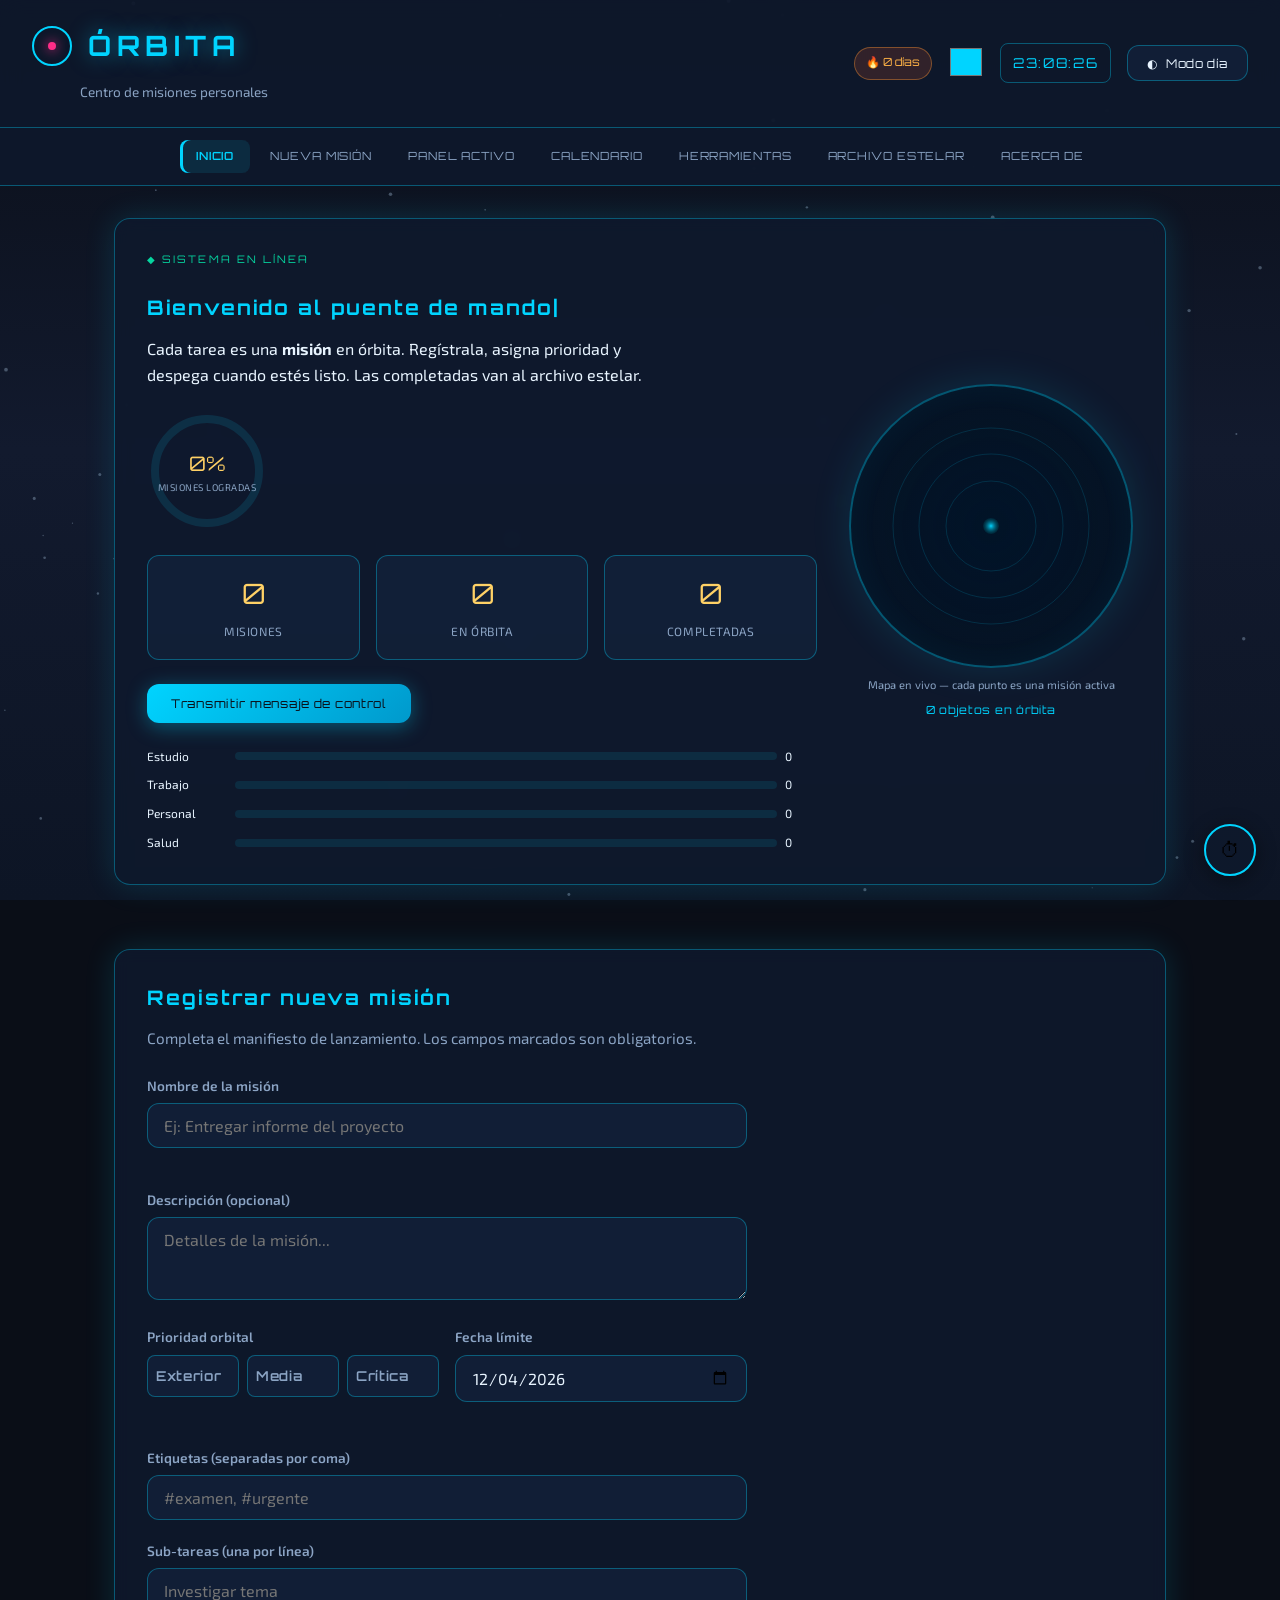
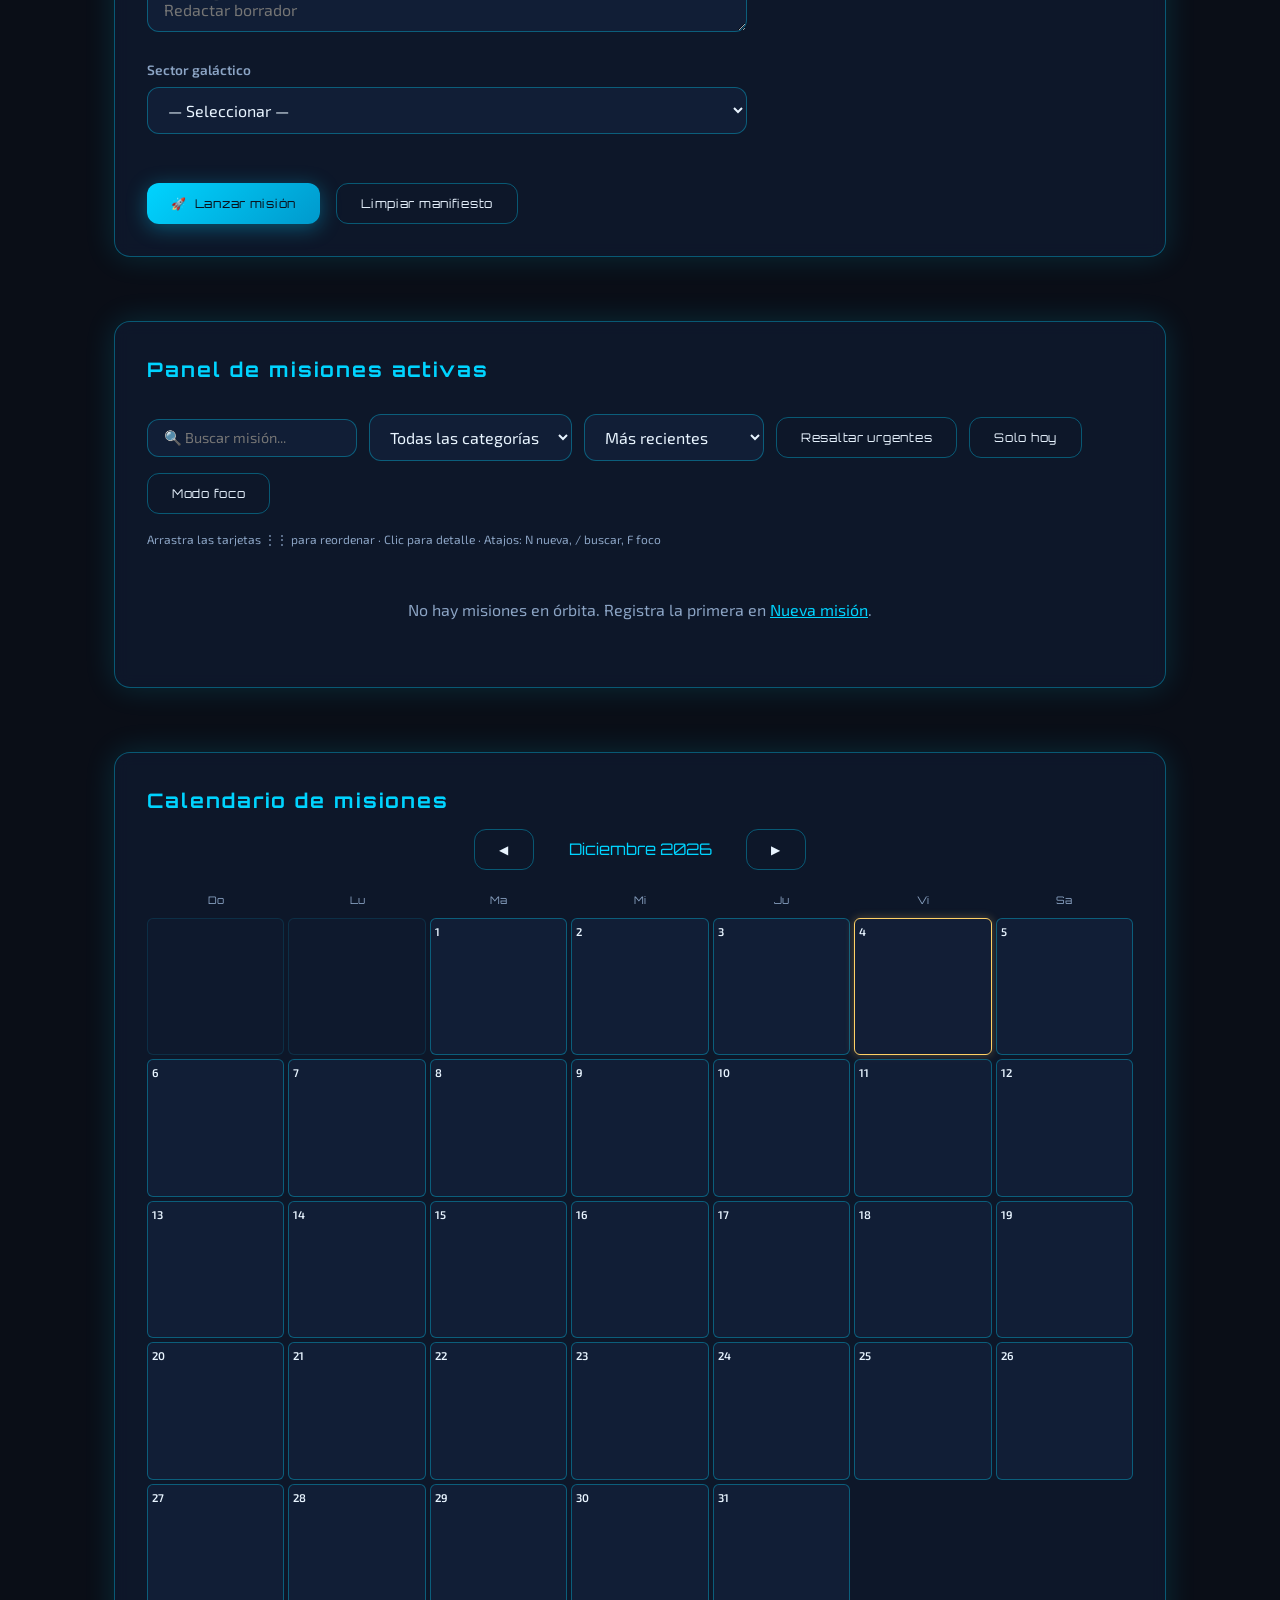
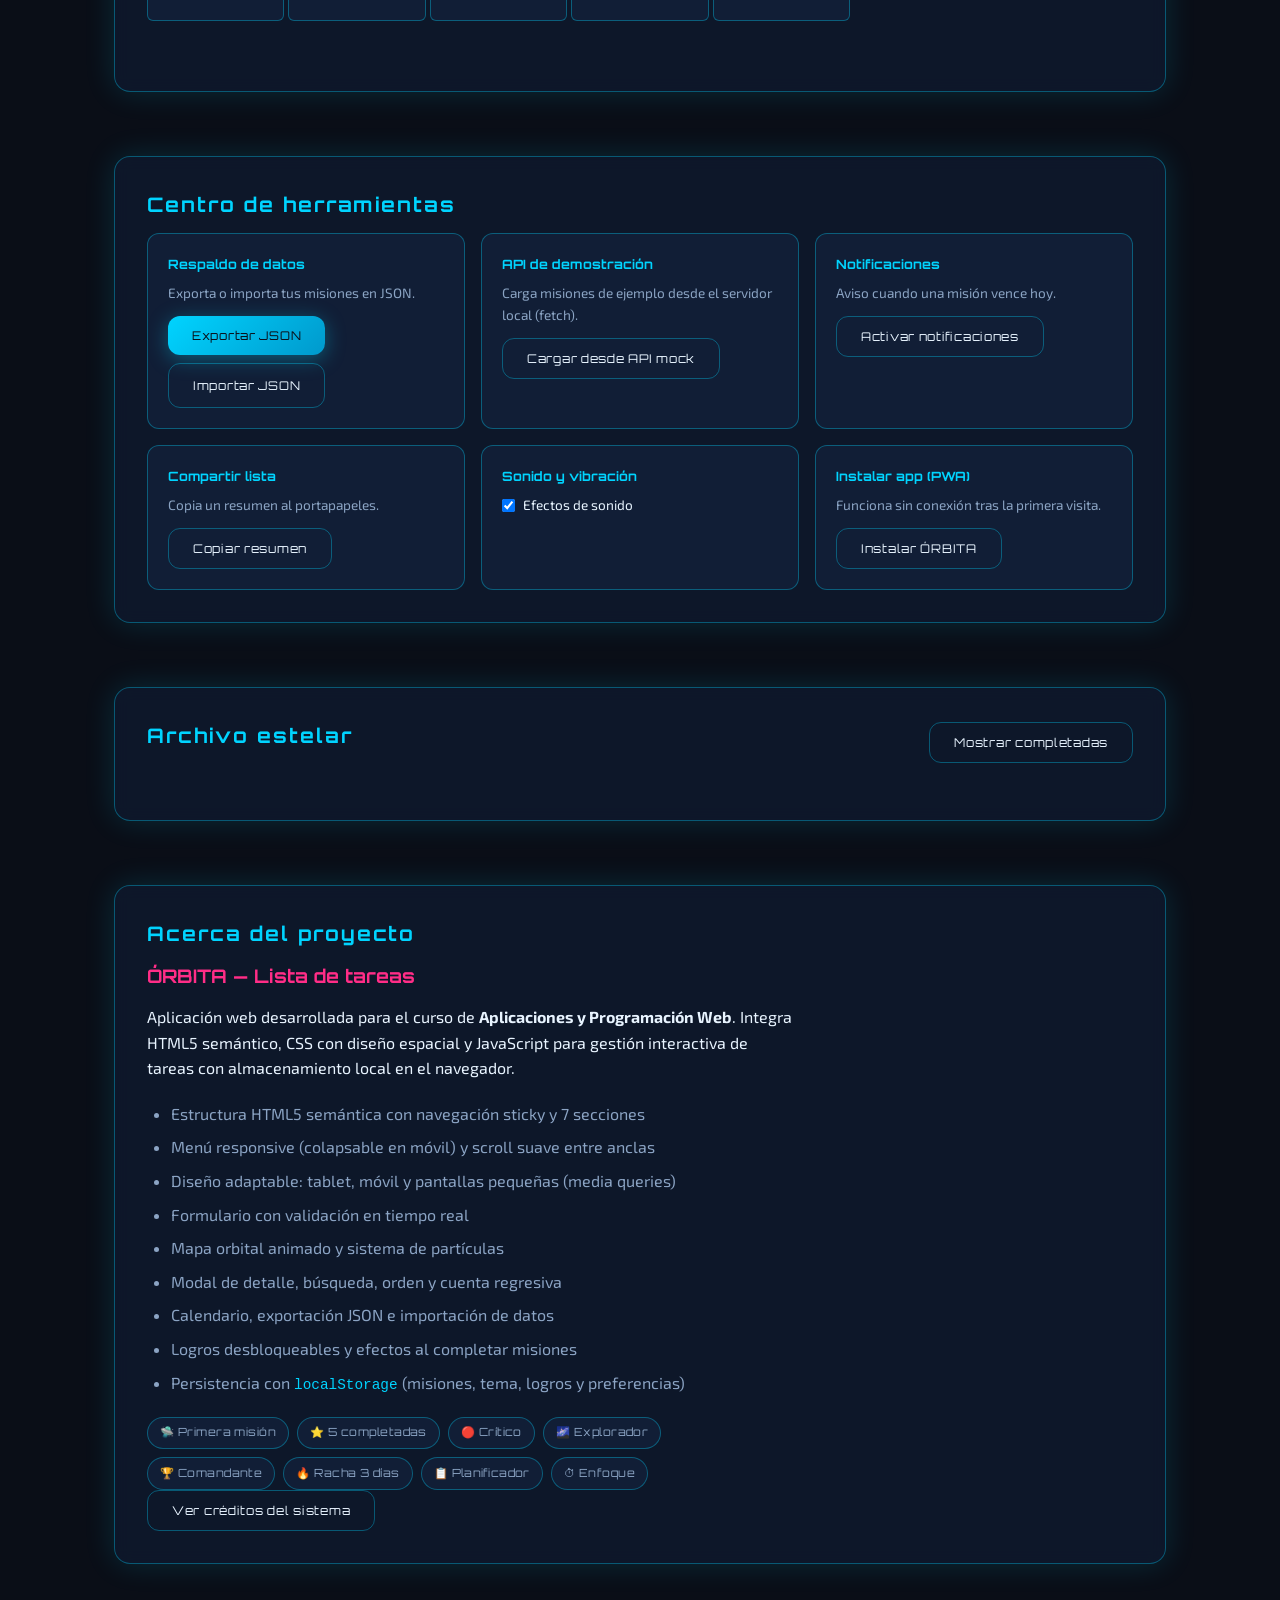
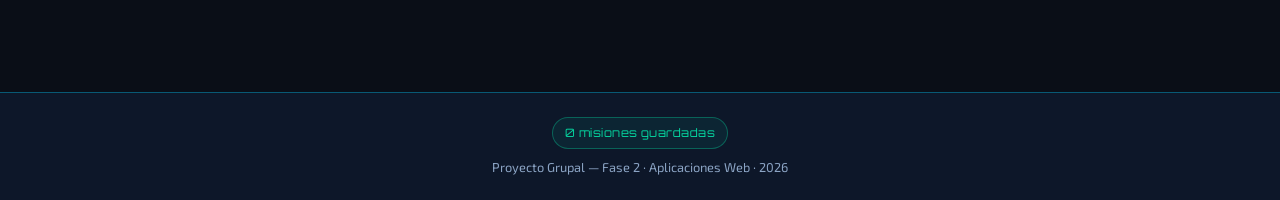
<file: index.html>
<!DOCTYPE html>
<html lang="es">
<head>
  <meta charset="UTF-8">
  <meta name="viewport" content="width=device-width, initial-scale=1.0">
  <meta name="description" content="ÓRBITA — Centro de misiones para organizar tus tareas diarias">
  <title>ÓRBITA | Centro de Misiones</title>
  <link rel="manifest" href="manifest.json">
  <meta name="theme-color" content="#00d4ff">
  <link rel="preconnect" href="https://fonts.googleapis.com">
  <link rel="preconnect" href="https://fonts.gstatic.com" crossorigin>
  <link href="https://fonts.googleapis.com/css2?family=Orbitron:wght@400;600;700&family=Exo+2:wght@300;400;600&display=swap" rel="stylesheet">
  <link rel="stylesheet" href="css/styles.css">
  <link rel="stylesheet" href="css/features.css">
</head>
<body>
  <a href="#contenido-principal" class="skip-link">Saltar al contenido</a>
  <canvas id="fx-canvas" class="fx-canvas" aria-hidden="true"></canvas>
  <div class="starfield" id="starfield" aria-hidden="true"></div>
  <div id="cohete-lanzamiento" class="cohete-lanzamiento oculto" aria-hidden="true">🚀</div>

  <header class="site-header">
    <div class="header-brand">
      <span class="logo-ring" aria-hidden="true"></span>
      <h1>ÓRBITA</h1>
      <p class="tagline">Centro de misiones personales</p>
    </div>
    <div class="header-extra">
      <div class="racha-badge" id="racha-badge" title="Racha de días completando misiones">🔥 0 días</div>
      <label class="accent-picker" title="Color de acento">
        <span class="sr-only">Color acento</span>
        <input type="color" id="accent-color" value="#00d4ff">
      </label>
      <div class="reloj-mision" id="reloj-mision" aria-live="off">00:00:00</div>
      <button type="button" id="btn-tema" class="btn-tema" aria-label="Cambiar tema visual">
        <span class="btn-tema-icon">◐</span>
        <span class="btn-tema-texto">Modo día</span>
      </button>
    </div>
  </header>

  <nav class="nav-principal" aria-label="Navegación principal">
    <button type="button" id="btn-menu-movil" class="btn-menu-movil" aria-expanded="false" aria-controls="nav-lista">
      <span class="btn-menu-icon" aria-hidden="true">☰</span>
      <span class="btn-menu-texto">Menú de secciones</span>
    </button>
    <ul id="nav-lista">
      <li><a href="#inicio" class="nav-link activo">Inicio</a></li>
      <li><a href="#nueva-mision" class="nav-link">Nueva misión</a></li>
      <li><a href="#panel-misiones" class="nav-link">Panel activo</a></li>
      <li><a href="#calendario" class="nav-link">Calendario</a></li>
      <li><a href="#herramientas" class="nav-link">Herramientas</a></li>
      <li><a href="#archivo" class="nav-link">Archivo estelar</a></li>
      <li><a href="#acerca" class="nav-link">Acerca de</a></li>
    </ul>
  </nav>

  <main id="contenido-principal" class="contenedor-principal">
    <!-- SECCIÓN 1: INICIO -->
    <section id="inicio" class="seccion seccion-hero" aria-labelledby="titulo-inicio">
      <article class="hero-card">
        <p class="hero-badge">◆ SISTEMA EN LÍNEA</p>
        <h2 id="titulo-inicio"><span id="titulo-typed"></span><span class="cursor-blink">|</span></h2>
        <p>
          Cada tarea es una <strong>misión</strong> en órbita. Regístrala, asigna prioridad
          y despega cuando estés listo. Las completadas van al archivo estelar.
        </p>

        <div class="progreso-orbital" aria-label="Progreso de misiones completadas">
          <svg class="ring-svg" viewBox="0 0 120 120" aria-hidden="true">
            <circle class="ring-bg" cx="60" cy="60" r="52"/>
            <circle class="ring-fill" id="ring-fill" cx="60" cy="60" r="52"/>
          </svg>
          <div class="ring-texto">
            <span class="ring-pct" id="ring-pct">0%</span>
            <span class="ring-label">Misiones logradas</span>
          </div>
        </div>

        <div class="hero-stats" id="hero-stats">
          <div class="stat-orbe">
            <span class="stat-num" id="stat-total">0</span>
            <span class="stat-label">Misiones</span>
          </div>
          <div class="stat-orbe">
            <span class="stat-num" id="stat-activas">0</span>
            <span class="stat-label">En órbita</span>
          </div>
          <div class="stat-orbe">
            <span class="stat-num" id="stat-completadas">0</span>
            <span class="stat-label">Completadas</span>
          </div>
        </div>
        <button type="button" id="btn-mostrar-bienvenida" class="btn-primario">
          Transmitir mensaje de control
        </button>
        <p id="mensaje-bienvenida" class="mensaje-flotante oculto" role="status" aria-live="polite"></p>

        <div class="stats-categorias" id="stats-categorias" aria-label="Estadísticas por categoría"></div>
      </article>
      <aside class="mapa-orbital-panel" aria-label="Mapa orbital de misiones activas">
        <canvas id="mapa-orbital" width="280" height="280" aria-hidden="true"></canvas>
        <p class="mapa-leyenda">Mapa en vivo — cada punto es una misión activa</p>
        <p class="mapa-contador" id="mapa-contador">0 objetos en órbita</p>
      </aside>
    </section>

    <!-- SECCIÓN 2: FORMULARIO NUEVA MISIÓN -->
    <section id="nueva-mision" class="seccion seccion-formulario" aria-labelledby="titulo-formulario">
      <h2 id="titulo-formulario">Registrar nueva misión</h2>
      <p class="seccion-desc">Completa el manifiesto de lanzamiento. Los campos marcados son obligatorios.</p>

      <form id="form-mision" class="form-mision" novalidate>
        <div class="campo-grupo">
          <label for="titulo-mision">Nombre de la misión</label>
          <input
            type="text"
            id="titulo-mision"
            name="titulo"
            placeholder="Ej: Entregar informe del proyecto"
            minlength="3"
            maxlength="80"
            required
            autocomplete="off"
          >
          <span class="error-campo" id="error-titulo" role="alert"></span>
        </div>

        <div class="campo-grupo">
          <label for="descripcion-mision">Descripción (opcional)</label>
          <textarea
            id="descripcion-mision"
            name="descripcion"
            rows="3"
            placeholder="Detalles de la misión..."
            maxlength="200"
          ></textarea>
        </div>

        <div class="campo-fila">
          <div class="campo-grupo">
            <label id="label-prioridad">Prioridad orbital</label>
            <div class="prioridad-chips" role="radiogroup" aria-labelledby="label-prioridad">
              <input type="radio" name="prioridad-radio" id="prioridad-baja" value="baja" class="prioridad-radio sr-only">
              <label for="prioridad-baja" class="chip-prioridad" data-prioridad="baja">Exterior</label>
              <input type="radio" name="prioridad-radio" id="prioridad-media" value="media" class="prioridad-radio sr-only">
              <label for="prioridad-media" class="chip-prioridad" data-prioridad="media">Media</label>
              <input type="radio" name="prioridad-radio" id="prioridad-alta" value="alta" class="prioridad-radio sr-only">
              <label for="prioridad-alta" class="chip-prioridad" data-prioridad="alta">Crítica</label>
            </div>
            <select id="prioridad-mision" name="prioridad" required class="select-oculto-visual" tabindex="-1" aria-hidden="true">
              <option value="">— Seleccionar —</option>
              <option value="baja">Baja — órbita exterior</option>
              <option value="media">Media — órbita media</option>
              <option value="alta">Alta — órbita crítica</option>
            </select>
            <span class="error-campo" id="error-prioridad" role="alert"></span>
          </div>

          <div class="campo-grupo">
            <label for="fecha-mision">Fecha límite</label>
            <input type="date" id="fecha-mision" name="fecha" required>
            <span class="error-campo" id="error-fecha" role="alert"></span>
          </div>
        </div>

        <div class="campo-grupo">
          <label for="etiquetas-mision">Etiquetas (separadas por coma)</label>
          <input type="text" id="etiquetas-mision" placeholder="#examen, #urgente" autocomplete="off">
        </div>

        <div class="campo-grupo">
          <label for="subtareas-mision">Sub-tareas (una por línea)</label>
          <textarea id="subtareas-mision" rows="2" placeholder="Investigar tema&#10;Redactar borrador"></textarea>
        </div>

        <div class="campo-grupo">
          <label for="categoria-mision">Sector galáctico</label>
          <select id="categoria-mision" name="categoria" required>
            <option value="">— Seleccionar —</option>
            <option value="estudio">Estudio</option>
            <option value="trabajo">Trabajo</option>
            <option value="personal">Personal</option>
            <option value="salud">Salud</option>
          </select>
          <span class="error-campo" id="error-categoria" role="alert"></span>
        </div>

        <div class="form-acciones">
          <button type="submit" class="btn-primario btn-lanzar">
            <span aria-hidden="true">🚀</span> Lanzar misión
          </button>
          <button type="reset" class="btn-secundario" id="btn-limpiar-form">Limpiar manifiesto</button>
        </div>
      </form>

      <div id="toast-formulario" class="toast oculto" role="alert"></div>
    </section>

    <!-- SECCIÓN 3: PANEL DE MISIONES ACTIVAS -->
    <section id="panel-misiones" class="seccion seccion-panel" aria-labelledby="titulo-panel">
      <div class="panel-cabecera">
        <h2 id="titulo-panel">Panel de misiones activas</h2>
        <div class="panel-controles">
          <input type="search" id="buscar-mision" class="input-buscar" placeholder="🔍 Buscar misión..." autocomplete="off">
          <label for="filtro-categoria" class="sr-only">Filtrar por categoría</label>
          <select id="filtro-categoria" class="select-filtro">
            <option value="todas">Todas las categorías</option>
            <option value="estudio">Estudio</option>
            <option value="trabajo">Trabajo</option>
            <option value="personal">Personal</option>
            <option value="salud">Salud</option>
          </select>
          <select id="orden-misiones" class="select-filtro" aria-label="Ordenar misiones">
            <option value="reciente">Más recientes</option>
            <option value="fecha-asc">Fecha límite ↑</option>
            <option value="fecha-desc">Fecha límite ↓</option>
            <option value="prioridad">Prioridad</option>
            <option value="nombre">Nombre A-Z</option>
            <option value="manual">Orden manual</option>
          </select>
          <button type="button" id="btn-toggle-estilos" class="btn-secundario">
            Resaltar urgentes
          </button>
          <button type="button" id="btn-solo-hoy" class="btn-secundario">Solo hoy</button>
          <button type="button" id="btn-undo" class="btn-secundario oculto" title="Deshacer eliminación">↩ Deshacer</button>
          <button type="button" id="btn-focus-mode" class="btn-secundario">Modo foco</button>
        </div>
      </div>
      <p class="panel-hint">Arrastra las tarjetas ⋮⋮ para reordenar · Clic para detalle · Atajos: N nueva, / buscar, F foco</p>

      <p id="panel-vacio" class="estado-vacio">
        No hay misiones en órbita. Registra la primera en <a href="#nueva-mision">Nueva misión</a>.
      </p>
      <ul id="lista-activas" class="lista-misiones" aria-label="Lista de tareas activas"></ul>
    </section>

    <!-- SECCIÓN: CALENDARIO -->
    <section id="calendario" class="seccion seccion-calendario" aria-labelledby="titulo-calendario">
      <h2 id="titulo-calendario">Calendario de misiones</h2>
      <div class="cal-nav">
        <button type="button" id="cal-prev" class="btn-secundario">◀</button>
        <span id="cal-mes-label" class="cal-mes-label"></span>
        <button type="button" id="cal-next" class="btn-secundario">▶</button>
      </div>
      <div id="calendario-grid" class="calendario-grid" aria-label="Calendario mensual"></div>
      <p id="cal-detalle" class="cal-detalle"></p>
    </section>

    <!-- SECCIÓN: HERRAMIENTAS -->
    <section id="herramientas" class="seccion seccion-herramientas" aria-labelledby="titulo-herramientas">
      <h2 id="titulo-herramientas">Centro de herramientas</h2>
      <div class="herramientas-grid">
        <article class="tool-card">
          <h3>Respaldo de datos</h3>
          <p>Exporta o importa tus misiones en JSON.</p>
          <div class="tool-acciones">
            <button type="button" id="btn-exportar" class="btn-primario">Exportar JSON</button>
            <label class="btn-secundario btn-archivo">
              Importar JSON
              <input type="file" id="input-importar" accept=".json,application/json" hidden>
            </label>
          </div>
        </article>
        <article class="tool-card">
          <h3>API de demostración</h3>
          <p>Carga misiones de ejemplo desde el servidor local (fetch).</p>
          <button type="button" id="btn-cargar-api" class="btn-secundario">Cargar desde API mock</button>
        </article>
        <article class="tool-card">
          <h3>Notificaciones</h3>
          <p>Aviso cuando una misión vence hoy.</p>
          <button type="button" id="btn-notificaciones" class="btn-secundario">Activar notificaciones</button>
        </article>
        <article class="tool-card">
          <h3>Compartir lista</h3>
          <p>Copia un resumen al portapapeles.</p>
          <button type="button" id="btn-compartir" class="btn-secundario">Copiar resumen</button>
        </article>
        <article class="tool-card">
          <h3>Sonido y vibración</h3>
          <label class="toggle-label"><input type="checkbox" id="toggle-sonido" checked> Efectos de sonido</label>
        </article>
        <article class="tool-card">
          <h3>Instalar app (PWA)</h3>
          <p>Funciona sin conexión tras la primera visita.</p>
          <button type="button" id="btn-instalar-pwa" class="btn-secundario">Instalar ÓRBITA</button>
        </article>
      </div>
    </section>

    <!-- SECCIÓN 4: ARCHIVO ESTELAR (completadas) -->
    <section id="archivo" class="seccion seccion-archivo" aria-labelledby="titulo-archivo">
      <div class="archivo-cabecera">
        <h2 id="titulo-archivo">Archivo estelar</h2>
        <button type="button" id="btn-toggle-archivo" class="btn-secundario" aria-expanded="false" aria-controls="contenido-archivo">
          Mostrar completadas
        </button>
      </div>
      <div id="contenido-archivo" class="contenido-archivo oculto" aria-hidden="true">
        <p class="seccion-desc">Misiones que ya aterrizaron con éxito.</p>
        <button type="button" id="btn-borrar-archivo" class="btn-peligro">
          Vaciar archivo
        </button>
        <ul id="lista-completadas" class="lista-misiones lista-archivo" aria-label="Tareas completadas"></ul>
        <p id="archivo-vacio" class="estado-vacio oculto">El archivo está vacío.</p>
      </div>
    </section>

    <!-- SECCIÓN 5: ACERCA DE -->
    <section id="acerca" class="seccion seccion-acerca" aria-labelledby="titulo-acerca">
      <h2 id="titulo-acerca">Acerca del proyecto</h2>
      <article class="acerca-card">
        <h3>ÓRBITA — Lista de tareas</h3>
        <p>
          Aplicación web desarrollada para el curso de <strong>Aplicaciones y Programación Web</strong>.
          Integra HTML5 semántico, CSS con diseño espacial y JavaScript para gestión interactiva
          de tareas con almacenamiento local en el navegador.
        </p>
        <ul class="lista-tecnica">
          <li>Estructura HTML5 semántica con navegación sticky y 7 secciones</li>
          <li>Menú responsive (colapsable en móvil) y scroll suave entre anclas</li>
          <li>Diseño adaptable: tablet, móvil y pantallas pequeñas (media queries)</li>
          <li>Formulario con validación en tiempo real</li>
          <li>Mapa orbital animado y sistema de partículas</li>
          <li>Modal de detalle, búsqueda, orden y cuenta regresiva</li>
          <li>Calendario, exportación JSON e importación de datos</li>
          <li>Logros desbloqueables y efectos al completar misiones</li>
          <li>Persistencia con <code>localStorage</code> (misiones, tema, logros y preferencias)</li>
        </ul>
        <div id="logros-panel" class="logros-panel" aria-label="Logros desbloqueados"></div>
        <button type="button" id="btn-mostrar-creditos" class="btn-secundario">
          Ver créditos del sistema
        </button>
        <p id="creditos-sistema" class="mensaje-flotante oculto" role="status"></p>
      </article>
    </section>
  </main>

  <footer class="site-footer">
    <p class="storage-status" id="storage-status" aria-live="polite">0 misiones guardadas</p>
    <p>Proyecto Grupal — Fase 2 · Aplicaciones Web · <span id="anio-footer"></span></p>
  </footer>

  <div id="modal-mision" class="modal-overlay oculto" role="dialog" aria-modal="true" aria-labelledby="modal-titulo">
    <div class="modal-contenido modal-contenido-grande">
      <button type="button" class="modal-cerrar" id="modal-cerrar" aria-label="Cerrar">✕</button>
      <h3 id="modal-titulo">Detalle de misión</h3>
      <div id="modal-modo-tabs" class="modal-tabs">
        <button type="button" class="modal-tab activo" data-modo="ver">Ver</button>
        <button type="button" class="modal-tab" data-modo="editar">Editar</button>
      </div>
      <div id="modal-cuerpo"></div>
      <div id="modal-editar" class="modal-editar oculto"></div>
      <div class="modal-acciones">
        <button type="button" class="btn-primario" id="modal-completar">Completar misión</button>
        <button type="button" class="btn-secundario oculto" id="modal-guardar">Guardar cambios</button>
        <button type="button" class="btn-peligro" id="modal-eliminar">Eliminar</button>
      </div>
    </div>
  </div>

  <div id="focus-overlay" class="focus-overlay oculto" aria-hidden="true">
    <div class="focus-inner">
      <button type="button" id="focus-cerrar" class="btn-secundario">Salir del modo foco</button>
      <p class="focus-label">Misión en concentración</p>
      <h2 id="focus-titulo"></h2>
      <p id="focus-desc"></p>
      <ul id="focus-subtareas" class="focus-subtareas"></ul>
      <button type="button" id="focus-completar" class="btn-primario">Completar ahora</button>
    </div>
  </div>

  <aside id="pomodoro-widget" class="pomodoro-widget" aria-label="Temporizador Pomodoro">
    <button type="button" id="pomo-toggle" class="pomo-toggle" title="Pomodoro">⏱</button>
    <div id="pomo-panel" class="pomo-panel oculto">
      <p class="pomo-tiempo" id="pomo-tiempo">25:00</p>
      <p class="pomo-mision" id="pomo-mision-label">Sin misión vinculada</p>
      <select id="pomo-select-mision" class="select-filtro"></select>
      <div class="pomo-btns">
        <button type="button" id="pomo-start" class="btn-primario">Iniciar</button>
        <button type="button" id="pomo-reset" class="btn-secundario">Reset</button>
      </div>
    </div>
  </aside>

  <button type="button" id="btn-volver-arriba" class="btn-volver-arriba oculto" aria-label="Volver arriba" title="Volver arriba">
    ↑
  </button>

  <div id="toast-global" class="toast-global oculto" role="status" aria-live="polite"></div>
  <div id="atajos-ayuda" class="atajos-ayuda oculto" role="complementary"></div>

  <script src="js/effects.js"></script>
  <script src="js/app.js"></script>
  <script src="js/features.js"></script>
</body>
</html>
</file>
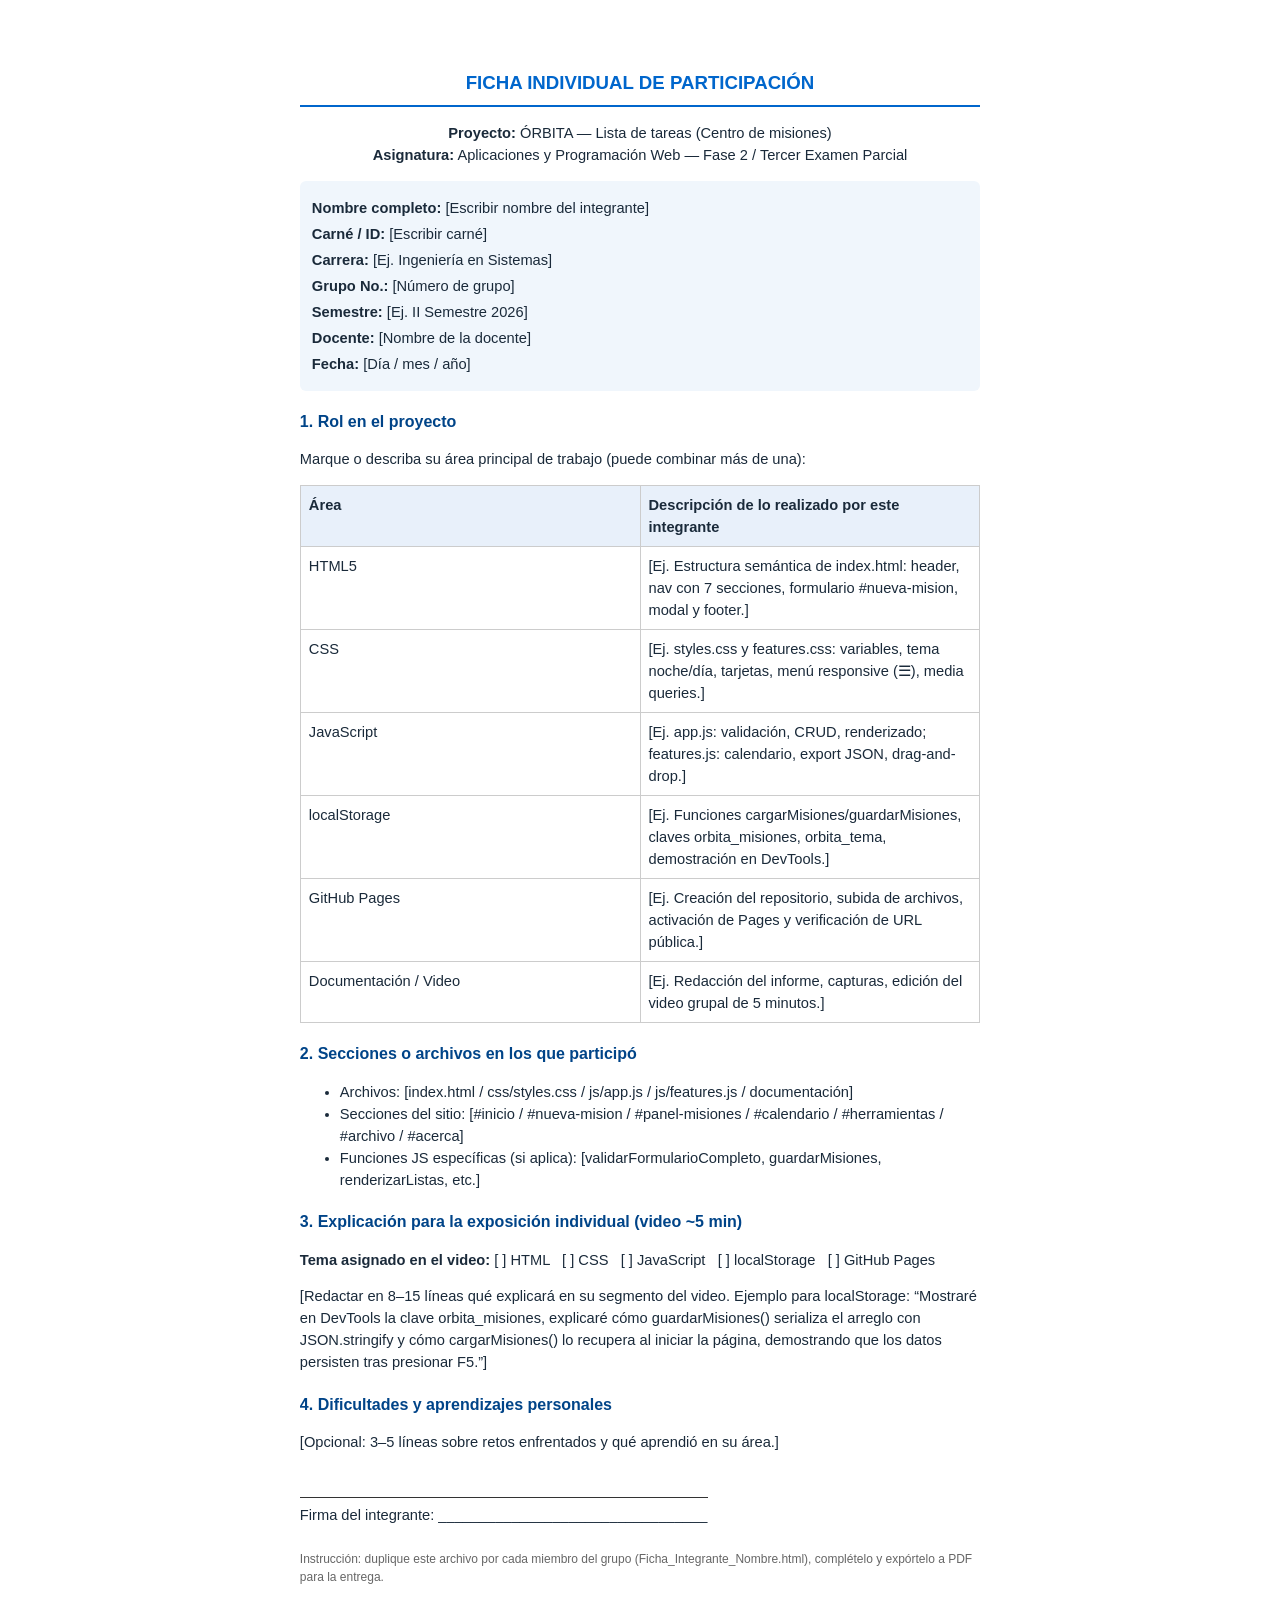
<file: documentacion/Ficha_Individual_PLANTILLA.html>
<!DOCTYPE html>
<html lang="es">
<head>
  <meta charset="UTF-8">
  <title>Ficha Individual — ÓRBITA</title>
  <style>
    @page { size: A4; margin: 2cm; }
    body { font-family: "Segoe UI", Arial, sans-serif; font-size: 11pt; line-height: 1.5; color: #1a2a3a; max-width: 18cm; margin: 0 auto; padding: 1.5cm; }
    h1 { font-size: 14pt; text-align: center; border-bottom: 2px solid #0066cc; padding-bottom: 8px; color: #0066cc; }
    h2 { font-size: 12pt; margin-top: 1.2em; color: #004488; }
    .meta { background: #f0f6fc; padding: 12px; border-radius: 6px; margin: 1em 0; }
    .meta p { margin: 4px 0; }
    table { width: 100%; border-collapse: collapse; margin: 1em 0; }
    th, td { border: 1px solid #ccc; padding: 8px; text-align: left; vertical-align: top; }
    th { background: #e8f0fa; width: 35%; }
    .firma { margin-top: 3em; border-top: 1px solid #333; width: 60%; padding-top: 6px; }
    .nota { font-size: 9pt; color: #666; margin-top: 2em; }
    @media print { body { padding: 0; } }
  </style>
</head>
<body>

  <h1>FICHA INDIVIDUAL DE PARTICIPACIÓN</h1>
  <p style="text-align:center;"><strong>Proyecto:</strong> ÓRBITA — Lista de tareas (Centro de misiones)<br>
  <strong>Asignatura:</strong> Aplicaciones y Programación Web — Fase 2 / Tercer Examen Parcial</p>

  <div class="meta">
    <p><strong>Nombre completo:</strong> [Escribir nombre del integrante]</p>
    <p><strong>Carné / ID:</strong> [Escribir carné]</p>
    <p><strong>Carrera:</strong> [Ej. Ingeniería en Sistemas]</p>
    <p><strong>Grupo No.:</strong> [Número de grupo]</p>
    <p><strong>Semestre:</strong> [Ej. II Semestre 2026]</p>
    <p><strong>Docente:</strong> [Nombre de la docente]</p>
    <p><strong>Fecha:</strong> [Día / mes / año]</p>
  </div>

  <h2>1. Rol en el proyecto</h2>
  <p>Marque o describa su área principal de trabajo (puede combinar más de una):</p>
  <table>
    <tr>
      <th>Área</th>
      <th>Descripción de lo realizado por este integrante</th>
    </tr>
    <tr>
      <td>HTML5</td>
      <td>[Ej. Estructura semántica de index.html: header, nav con 7 secciones, formulario #nueva-mision, modal y footer.]</td>
    </tr>
    <tr>
      <td>CSS</td>
      <td>[Ej. styles.css y features.css: variables, tema noche/día, tarjetas, menú responsive (☰), media queries.]</td>
    </tr>
    <tr>
      <td>JavaScript</td>
      <td>[Ej. app.js: validación, CRUD, renderizado; features.js: calendario, export JSON, drag-and-drop.]</td>
    </tr>
    <tr>
      <td>localStorage</td>
      <td>[Ej. Funciones cargarMisiones/guardarMisiones, claves orbita_misiones, orbita_tema, demostración en DevTools.]</td>
    </tr>
    <tr>
      <td>GitHub Pages</td>
      <td>[Ej. Creación del repositorio, subida de archivos, activación de Pages y verificación de URL pública.]</td>
    </tr>
    <tr>
      <td>Documentación / Video</td>
      <td>[Ej. Redacción del informe, capturas, edición del video grupal de 5 minutos.]</td>
    </tr>
  </table>

  <h2>2. Secciones o archivos en los que participó</h2>
  <ul>
    <li>Archivos: [index.html / css/styles.css / js/app.js / js/features.js / documentación]</li>
    <li>Secciones del sitio: [#inicio / #nueva-mision / #panel-misiones / #calendario / #herramientas / #archivo / #acerca]</li>
    <li>Funciones JS específicas (si aplica): [validarFormularioCompleto, guardarMisiones, renderizarListas, etc.]</li>
  </ul>

  <h2>3. Explicación para la exposición individual (video ~5 min)</h2>
  <p><strong>Tema asignado en el video:</strong> [ ] HTML &nbsp; [ ] CSS &nbsp; [ ] JavaScript &nbsp; [ ] localStorage &nbsp; [ ] GitHub Pages</p>
  <p>
    [Redactar en 8–15 líneas qué explicará en su segmento del video. Ejemplo para localStorage:
    “Mostraré en DevTools la clave orbita_misiones, explicaré cómo guardarMisiones() serializa el arreglo
    con JSON.stringify y cómo cargarMisiones() lo recupera al iniciar la página, demostrando que los datos
    persisten tras presionar F5.”]
  </p>

  <h2>4. Dificultades y aprendizajes personales</h2>
  <p>[Opcional: 3–5 líneas sobre retos enfrentados y qué aprendió en su área.]</p>

  <div class="firma">Firma del integrante: _________________________________</div>

  <p class="nota">Instrucción: duplique este archivo por cada miembro del grupo (Ficha_Integrante_Nombre.html), complételo y expórtelo a PDF para la entrega.</p>

</body>
</html>
</file>
<file: css/styles.css>
/* ============================================
   ÓRBITA — Estilos del Centro de Misiones
   ============================================ */

:root {
  --bg-void: #0a0e17;
  --bg-panel: rgba(15, 25, 45, 0.85);
  --bg-card: rgba(20, 35, 60, 0.7);
  --border-glow: rgba(0, 212, 255, 0.35);
  --accent-cyan: #00d4ff;
  --accent-magenta: #ff2d87;
  --accent-gold: #ffd166;
  --accent-green: #06d6a0;
  --text-primary: #e8f4ff;
  --text-muted: #8ba4c4;
  --prioridad-alta: #ff4757;
  --prioridad-media: #ffa502;
  --prioridad-baja: #2ed573;
  --radius: 12px;
  --shadow-glow: 0 0 30px rgba(0, 212, 255, 0.15);
  --font-display: "Orbitron", sans-serif;
  --font-body: "Exo 2", sans-serif;
  --header-height: auto;
  --nav-offset: 7.5rem;
}

[data-tema="dia"] {
  --bg-void: #e8f0fa;
  --bg-panel: rgba(255, 255, 255, 0.92);
  --bg-card: rgba(255, 255, 255, 0.95);
  --border-glow: rgba(0, 100, 180, 0.25);
  --accent-cyan: #0066cc;
  --text-primary: #1a2a3a;
  --text-muted: #5a6a7a;
  --shadow-glow: 0 4px 24px rgba(0, 80, 160, 0.12);
}

[data-tema="dia"] .starfield {
  opacity: 0.15;
  background: radial-gradient(ellipse at 30% 20%, #a8d4ff 0%, transparent 50%),
              radial-gradient(ellipse at 70% 80%, #c8e8ff 0%, transparent 40%);
}

*,
*::before,
*::after {
  box-sizing: border-box;
  margin: 0;
  padding: 0;
}

html {
  scroll-behavior: smooth;
  scroll-padding-top: var(--nav-offset);
}

.skip-link {
  position: absolute;
  top: -100%;
  left: 1rem;
  z-index: 10000;
  padding: 0.65rem 1rem;
  font-family: var(--font-display);
  font-size: 0.75rem;
  letter-spacing: 0.06em;
  text-decoration: none;
  color: var(--bg-void);
  background: var(--accent-cyan);
  border-radius: 0 0 8px 8px;
  transition: top 0.2s ease;
}

.skip-link:focus {
  top: 0;
  outline: 2px solid var(--accent-gold);
  outline-offset: 2px;
}

body {
  font-family: var(--font-body);
  font-size: 1rem;
  line-height: 1.6;
  color: var(--text-primary);
  background: var(--bg-void);
  min-height: 100vh;
  overflow-x: hidden;
}

.sr-only {
  position: absolute;
  width: 1px;
  height: 1px;
  padding: 0;
  margin: -1px;
  overflow: hidden;
  clip: rect(0, 0, 0, 0);
  border: 0;
}

/* --- Fondo estelar animado --- */
.fx-canvas {
  position: fixed;
  inset: 0;
  z-index: 0;
  pointer-events: none;
}

.starfield {
  position: fixed;
  inset: 0;
  z-index: -1;
  transition: transform 0.15s ease-out;
  background:
    radial-gradient(2px 2px at 20% 30%, #fff, transparent),
    radial-gradient(2px 2px at 60% 70%, rgba(255,255,255,0.8), transparent),
    radial-gradient(1px 1px at 50% 50%, #fff, transparent),
    radial-gradient(1px 1px at 80% 10%, rgba(255,255,255,0.6), transparent),
    radial-gradient(2px 2px at 90% 60%, #fff, transparent),
    radial-gradient(1px 1px at 33% 80%, rgba(255,255,255,0.5), transparent),
    linear-gradient(180deg, #0a0e17 0%, #121a2e 50%, #0d1525 100%);
  background-size: 200% 200%, 180% 180%, 150% 150%, 220% 220%, 190% 190%, 160% 160%, 100% 100%;
  animation: drift-stars 120s linear infinite;
}

@keyframes drift-stars {
  0% { background-position: 0% 0%, 10% 20%, 30% 40%, 50% 60%, 70% 80%, 90% 10%, 0% 0%; }
  100% { background-position: 100% 100%, 90% 80%, 70% 60%, 50% 40%, 30% 20%, 10% 90%, 0% 0%; }
}

/* --- Header --- */
.site-header {
  display: flex;
  flex-wrap: wrap;
  align-items: center;
  justify-content: space-between;
  gap: 1rem;
  padding: 1.5rem 2rem;
  background: var(--bg-panel);
  border-bottom: 1px solid var(--border-glow);
  backdrop-filter: blur(12px);
  position: relative;
  z-index: 10;
}

.header-extra {
  display: flex;
  align-items: center;
  gap: 1rem;
}

.reloj-mision {
  font-family: var(--font-display);
  font-size: 0.85rem;
  letter-spacing: 0.12em;
  color: var(--accent-cyan);
  padding: 0.5rem 0.75rem;
  border: 1px solid var(--border-glow);
  border-radius: 8px;
  min-width: 100px;
  text-align: center;
  animation: reloj-pulse 2s ease infinite;
}

@keyframes reloj-pulse {
  0%, 100% { box-shadow: 0 0 0 rgba(0, 212, 255, 0); }
  50% { box-shadow: 0 0 12px rgba(0, 212, 255, 0.25); }
}

.cohete-lanzamiento {
  position: fixed;
  z-index: 9999;
  font-size: 2rem;
  pointer-events: none;
  transition: left 0.85s cubic-bezier(0.2, 0.8, 0.2, 1), top 0.85s cubic-bezier(0.3, 0, 0.5, 1);
  filter: drop-shadow(0 0 12px var(--accent-cyan));
}

.cohete-lanzamiento.volando {
  animation: cohete-temblor 0.1s linear infinite;
}

@keyframes cohete-temblor {
  0%, 100% { transform: rotate(-8deg) scale(1.1); }
  50% { transform: rotate(8deg) scale(1.2); }
}

.header-brand {
  display: flex;
  flex-wrap: wrap;
  align-items: center;
  gap: 0.75rem 1rem;
}

.header-brand h1 {
  font-family: var(--font-display);
  font-size: 1.75rem;
  letter-spacing: 0.2em;
  color: var(--accent-cyan);
  text-shadow: 0 0 20px rgba(0, 212, 255, 0.5);
}

.tagline {
  width: 100%;
  font-size: 0.85rem;
  color: var(--text-muted);
  margin-left: 3rem;
}

.logo-ring {
  width: 40px;
  height: 40px;
  border: 2px solid var(--accent-cyan);
  border-radius: 50%;
  position: relative;
  animation: spin-ring 8s linear infinite;
}

.logo-ring::after {
  content: "";
  position: absolute;
  top: 50%;
  left: 50%;
  width: 8px;
  height: 8px;
  background: var(--accent-magenta);
  border-radius: 50%;
  transform: translate(-50%, -50%);
  box-shadow: 0 0 12px var(--accent-magenta);
}

@keyframes spin-ring {
  to { transform: rotate(360deg); }
}

.btn-tema {
  display: flex;
  align-items: center;
  gap: 0.5rem;
  padding: 0.6rem 1.2rem;
  font-family: var(--font-display);
  font-size: 0.75rem;
  letter-spacing: 0.05em;
  color: var(--text-primary);
  background: var(--bg-card);
  border: 1px solid var(--border-glow);
  border-radius: var(--radius);
  cursor: pointer;
  transition: transform 0.2s, box-shadow 0.2s;
}

.btn-tema:hover {
  transform: scale(1.03);
  box-shadow: var(--shadow-glow);
}

/* --- Navegación --- */
.nav-principal {
  position: sticky;
  top: 0;
  z-index: 100;
  background: var(--bg-panel);
  border-bottom: 1px solid var(--border-glow);
  backdrop-filter: blur(10px);
}

.nav-principal ul {
  display: flex;
  flex-wrap: wrap;
  justify-content: center;
  gap: 0.25rem;
  list-style: none;
  padding: 0.75rem 1rem;
}

.nav-link {
  display: block;
  padding: 0.5rem 1rem;
  font-family: var(--font-display);
  font-size: 0.7rem;
  letter-spacing: 0.08em;
  text-transform: uppercase;
  text-decoration: none;
  color: var(--text-muted);
  border-radius: 8px;
  transition: color 0.2s, background 0.2s;
}

.nav-link:hover,
.nav-link.activo {
  color: var(--accent-cyan);
  background: rgba(0, 212, 255, 0.1);
}

.nav-link.activo {
  box-shadow: inset 3px 0 0 var(--accent-cyan);
  font-weight: 600;
}

.nav-link:focus-visible {
  outline: 2px solid var(--accent-cyan);
  outline-offset: 2px;
}

.btn-primario:focus-visible,
.btn-secundario:focus-visible,
.btn-tema:focus-visible,
.chip-prioridad:focus-visible {
  outline: 2px solid var(--accent-cyan);
  outline-offset: 2px;
}

input:focus-visible,
textarea:focus-visible,
select:focus-visible {
  outline: 2px solid var(--accent-cyan);
  outline-offset: 1px;
}

/* --- Layout principal --- */
.contenedor-principal {
  max-width: 1100px;
  margin: 0 auto;
  padding: 2rem 1.5rem 4rem;
  position: relative;
  z-index: 1;
}

.seccion {
  margin-bottom: 4rem;
  padding: 2rem;
  background: var(--bg-panel);
  border: 1px solid var(--border-glow);
  border-radius: calc(var(--radius) + 4px);
  box-shadow: var(--shadow-glow);
  backdrop-filter: blur(8px);
  scroll-margin-top: var(--nav-offset);
}

.seccion h2 {
  font-family: var(--font-display);
  font-size: 1.25rem;
  letter-spacing: 0.1em;
  color: var(--accent-cyan);
  margin-bottom: 0.75rem;
}

.seccion-desc {
  color: var(--text-muted);
  margin-bottom: 1.5rem;
  font-size: 0.95rem;
}

/* --- Hero --- */
.seccion-hero {
  display: grid;
  grid-template-columns: 1fr auto;
  gap: 2rem;
  align-items: center;
}

.hero-badge {
  font-family: var(--font-display);
  font-size: 0.65rem;
  letter-spacing: 0.2em;
  color: var(--accent-green);
  margin-bottom: 0.5rem;
  animation: badge-parpadeo 2.5s ease infinite;
}

@keyframes badge-parpadeo {
  0%, 100% { opacity: 1; }
  50% { opacity: 0.5; }
}

.cursor-blink {
  animation: blink 1s step-end infinite;
  color: var(--accent-cyan);
}

@keyframes blink {
  50% { opacity: 0; }
}

.hero-card p {
  margin-bottom: 1.5rem;
  max-width: 52ch;
}

.progreso-orbital {
  position: relative;
  width: 120px;
  height: 120px;
  margin-bottom: 1.5rem;
}

.ring-svg {
  width: 100%;
  height: 100%;
  transform: rotate(-90deg);
}

.ring-bg {
  fill: none;
  stroke: rgba(0, 212, 255, 0.12);
  stroke-width: 8;
}

.ring-fill {
  fill: none;
  stroke: var(--accent-cyan);
  stroke-width: 8;
  stroke-linecap: round;
  stroke-dasharray: 326.7;
  stroke-dashoffset: 326.7;
  transition: stroke-dashoffset 0.8s cubic-bezier(0.4, 0, 0.2, 1);
  filter: drop-shadow(0 0 6px var(--accent-cyan));
}

.ring-texto {
  position: absolute;
  inset: 0;
  display: flex;
  flex-direction: column;
  align-items: center;
  justify-content: center;
}

.ring-pct {
  font-family: var(--font-display);
  font-size: 1.25rem;
  color: var(--accent-gold);
}

.ring-label {
  font-size: 0.6rem;
  color: var(--text-muted);
  text-transform: uppercase;
  letter-spacing: 0.05em;
}

.hero-stats {
  display: flex;
  flex-wrap: wrap;
  gap: 1rem;
  margin-bottom: 1.5rem;
}

.stat-orbe {
  flex: 1;
  min-width: 90px;
  padding: 1rem;
  text-align: center;
  background: var(--bg-card);
  border: 1px solid var(--border-glow);
  border-radius: var(--radius);
}

.stat-num {
  display: block;
  font-family: var(--font-display);
  font-size: 1.75rem;
  color: var(--accent-gold);
}

.stat-label {
  font-size: 0.75rem;
  color: var(--text-muted);
  text-transform: uppercase;
  letter-spacing: 0.05em;
}

.mapa-orbital-panel {
  text-align: center;
}

#mapa-orbital {
  display: block;
  margin: 0 auto;
  border-radius: 50%;
  border: 2px solid var(--border-glow);
  background: radial-gradient(circle, rgba(0, 20, 40, 0.9) 0%, rgba(5, 15, 30, 0.6) 100%);
  box-shadow: 0 0 40px rgba(0, 212, 255, 0.12), inset 0 0 30px rgba(0, 212, 255, 0.05);
}

.mapa-leyenda,
.mapa-contador {
  font-size: 0.7rem;
  color: var(--text-muted);
  margin-top: 0.5rem;
}

.mapa-contador {
  font-family: var(--font-display);
  color: var(--accent-cyan);
  letter-spacing: 0.06em;
}

.prioridad-chips {
  display: flex;
  gap: 0.5rem;
  flex-wrap: wrap;
  margin-bottom: 0.5rem;
  position: relative;
  z-index: 2;
}

.chip-prioridad {
  flex: 1;
  min-width: 70px;
  padding: 0.6rem 0.5rem;
  font-family: var(--font-display);
  font-size: 0.65rem;
  letter-spacing: 0.05em;
  border: 1px solid var(--border-glow);
  border-radius: 8px;
  background: var(--bg-card);
  color: var(--text-muted);
  cursor: pointer;
  transition: all 0.25s ease;
}

.chip-prioridad:hover {
  transform: translateY(-2px);
  border-color: var(--accent-cyan);
}

.prioridad-radio {
  position: absolute;
  opacity: 0;
  width: 1px;
  height: 1px;
  pointer-events: none;
}

.prioridad-radio:focus-visible + .chip-prioridad {
  outline: 2px solid var(--accent-cyan);
  outline-offset: 2px;
}

.prioridad-radio:checked + .chip-prioridad,
.chip-prioridad.activo {
  font-weight: 600;
}

.prioridad-radio:checked + .chip-prioridad[data-prioridad="baja"],
.chip-prioridad.activo[data-prioridad="baja"] {
  background: rgba(46, 213, 115, 0.2);
  border-color: var(--prioridad-baja);
  color: var(--prioridad-baja);
  box-shadow: 0 0 15px rgba(46, 213, 115, 0.3);
}

.prioridad-radio:checked + .chip-prioridad[data-prioridad="media"],
.chip-prioridad.activo[data-prioridad="media"] {
  background: rgba(255, 165, 2, 0.2);
  border-color: var(--prioridad-media);
  color: var(--prioridad-media);
  box-shadow: 0 0 15px rgba(255, 165, 2, 0.3);
}

.prioridad-radio:checked + .chip-prioridad[data-prioridad="alta"],
.chip-prioridad.activo[data-prioridad="alta"] {
  background: rgba(255, 71, 87, 0.2);
  border-color: var(--prioridad-alta);
  color: var(--prioridad-alta);
  box-shadow: 0 0 15px rgba(255, 71, 87, 0.35);
}

.select-oculto-visual {
  position: absolute;
  width: 1px;
  height: 1px;
  opacity: 0;
  pointer-events: none;
}

.campo-grupo:has(.prioridad-chips) {
  position: relative;
}

.input-buscar {
  min-width: 160px;
  padding: 0.6rem 1rem;
  font-family: var(--font-body);
  font-size: 0.9rem;
  color: var(--text-primary);
  background: var(--bg-card);
  border: 1px solid var(--border-glow);
  border-radius: var(--radius);
  transition: box-shadow 0.2s, border-color 0.2s;
}

.input-buscar:focus {
  outline: none;
  border-color: var(--accent-cyan);
  box-shadow: 0 0 0 3px rgba(0, 212, 255, 0.2), 0 0 20px rgba(0, 212, 255, 0.15);
}

/* --- Botones --- */
.btn-primario,
.btn-secundario,
.btn-peligro {
  padding: 0.75rem 1.5rem;
  font-family: var(--font-display);
  font-size: 0.75rem;
  letter-spacing: 0.06em;
  border-radius: var(--radius);
  cursor: pointer;
  border: none;
  transition: transform 0.15s, box-shadow 0.2s, opacity 0.2s;
}

.btn-primario {
  color: var(--bg-void);
  background: linear-gradient(135deg, var(--accent-cyan), #0099cc);
  box-shadow: 0 4px 20px rgba(0, 212, 255, 0.35);
}

.btn-primario:hover {
  transform: translateY(-2px);
  box-shadow: 0 6px 28px rgba(0, 212, 255, 0.45);
}

.btn-secundario {
  color: var(--text-primary);
  background: transparent;
  border: 1px solid var(--border-glow);
}

.btn-secundario:hover {
  background: rgba(0, 212, 255, 0.08);
}

.btn-peligro {
  color: #fff;
  background: var(--prioridad-alta);
  margin-bottom: 1rem;
}

.btn-lanzar {
  display: inline-flex;
  align-items: center;
  gap: 0.5rem;
}

/* --- Mensajes y utilidades --- */
.oculto {
  display: none !important;
}

.mensaje-flotante {
  margin-top: 1rem;
  padding: 1rem 1.25rem;
  background: rgba(0, 212, 255, 0.12);
  border-left: 4px solid var(--accent-cyan);
  border-radius: 0 var(--radius) var(--radius) 0;
  animation: fade-in 0.4s ease;
}

.mensaje-flotante.visible {
  display: block;
}

@keyframes fade-in {
  from { opacity: 0; transform: translateY(-8px); }
  to { opacity: 1; transform: translateY(0); }
}

.toast {
  margin-top: 1rem;
  padding: 1rem;
  border-radius: var(--radius);
  font-weight: 600;
  text-align: center;
}

.toast.exito {
  background: rgba(6, 214, 160, 0.2);
  border: 1px solid var(--accent-green);
  color: var(--accent-green);
}

.toast.error {
  background: rgba(255, 71, 87, 0.15);
  border: 1px solid var(--prioridad-alta);
  color: var(--prioridad-alta);
}

/* --- Formulario --- */
.form-mision {
  display: flex;
  flex-direction: column;
  gap: 1.25rem;
  max-width: 600px;
}

.campo-grupo label {
  display: block;
  font-size: 0.85rem;
  font-weight: 600;
  margin-bottom: 0.4rem;
  color: var(--text-muted);
}

.campo-grupo input,
.campo-grupo textarea,
.campo-grupo select,
.select-filtro {
  width: 100%;
  padding: 0.75rem 1rem;
  font-family: var(--font-body);
  font-size: 1rem;
  color: var(--text-primary);
  background: var(--bg-card);
  border: 1px solid var(--border-glow);
  border-radius: var(--radius);
  transition: border-color 0.2s, box-shadow 0.2s;
}

.campo-grupo input:focus,
.campo-grupo textarea:focus,
.campo-grupo select:focus {
  outline: none;
  border-color: var(--accent-cyan);
  box-shadow: 0 0 0 3px rgba(0, 212, 255, 0.2);
}

.campo-grupo input.invalido,
.campo-grupo select.invalido,
.prioridad-chips.invalido {
  outline: 2px solid var(--prioridad-alta);
  outline-offset: 2px;
  border-radius: var(--radius);
  border-color: var(--prioridad-alta);
}

.campo-fila {
  display: grid;
  grid-template-columns: 1fr 1fr;
  gap: 1rem;
}

.error-campo {
  display: block;
  font-size: 0.8rem;
  color: var(--prioridad-alta);
  margin-top: 0.35rem;
  min-height: 1.2em;
}

.form-acciones {
  display: flex;
  flex-wrap: wrap;
  gap: 1rem;
  margin-top: 0.5rem;
}

/* --- Lista de misiones --- */
.panel-cabecera,
.archivo-cabecera {
  display: flex;
  flex-wrap: wrap;
  align-items: center;
  justify-content: space-between;
  gap: 1rem;
  margin-bottom: 1.5rem;
}

.panel-controles {
  display: flex;
  flex-wrap: wrap;
  gap: 0.75rem;
  align-items: center;
}

.select-filtro {
  width: auto;
  min-width: 180px;
}

.lista-misiones {
  list-style: none;
  display: flex;
  flex-direction: column;
  gap: 1rem;
}

.tarjeta-mision {
  display: grid;
  grid-template-columns: auto 1fr auto;
  gap: 1rem;
  align-items: start;
  padding: 1.25rem;
  background: var(--bg-card);
  border: 1px solid var(--border-glow);
  border-radius: var(--radius);
  transition: transform 0.25s, border-color 0.2s, box-shadow 0.25s;
  animation: slide-in 0.45s cubic-bezier(0.22, 1, 0.36, 1) backwards;
  cursor: pointer;
  position: relative;
  overflow: hidden;
}

.tarjeta-mision::before {
  content: "";
  position: absolute;
  top: 0;
  left: -100%;
  width: 60%;
  height: 100%;
  background: linear-gradient(90deg, transparent, rgba(0, 212, 255, 0.06), transparent);
  transition: left 0.5s ease;
}

.tarjeta-mision:hover::before {
  left: 120%;
}

@keyframes slide-in {
  from { opacity: 0; transform: translateX(-20px) scale(0.98); }
  to { opacity: 1; transform: translateX(0) scale(1); }
}

.tarjeta-mision:hover {
  transform: translateX(6px) scale(1.01);
  box-shadow: var(--shadow-glow);
}

.tarjeta-mision.completando {
  animation: mision-aterriza 0.6s ease forwards;
}

@keyframes mision-aterriza {
  to {
    opacity: 0;
    transform: translateY(30px) scale(0.9);
    filter: blur(4px);
  }
}

.barra-countdown {
  height: 4px;
  background: rgba(0, 212, 255, 0.1);
  border-radius: 2px;
  margin-top: 0.75rem;
  overflow: hidden;
}

.barra-countdown-fill {
  height: 100%;
  border-radius: 2px;
  transition: width 1s linear, background 0.3s;
}

.barra-countdown-fill.ok { background: var(--accent-green); }
.barra-countdown-fill.warn { background: var(--prioridad-media); }
.barra-countdown-fill.crit { background: var(--prioridad-alta); }

.countdown-texto {
  font-size: 0.75rem;
  color: var(--text-muted);
  margin-top: 0.35rem;
  font-family: var(--font-display);
  letter-spacing: 0.04em;
}

.tarjeta-mision.sin-resultado {
  display: none;
}

.tarjeta-mision.prioridad-alta {
  border-left: 4px solid var(--prioridad-alta);
}

.tarjeta-mision.prioridad-media {
  border-left: 4px solid var(--prioridad-media);
}

.tarjeta-mision.prioridad-baja {
  border-left: 4px solid var(--prioridad-baja);
}

.tarjeta-mision.resaltada-urgente {
  animation: pulse-urgente 1.5s ease infinite;
  border-color: var(--prioridad-alta);
  box-shadow: 0 0 25px rgba(255, 71, 87, 0.25);
}

@keyframes pulse-urgente {
  0%, 100% { box-shadow: 0 0 15px rgba(255, 71, 87, 0.2); }
  50% { box-shadow: 0 0 35px rgba(255, 71, 87, 0.4); }
}

.orbe-prioridad {
  width: 36px;
  height: 36px;
  border-radius: 50%;
  flex-shrink: 0;
  background: radial-gradient(circle at 30% 30%, rgba(255,255,255,0.3), transparent);
}

.orbe-prioridad.alta { background-color: var(--prioridad-alta); }
.orbe-prioridad.media { background-color: var(--prioridad-media); }
.orbe-prioridad.baja { background-color: var(--prioridad-baja); }

.mision-info h3 {
  font-family: var(--font-display);
  font-size: 0.95rem;
  margin-bottom: 0.35rem;
}

.mision-meta {
  display: flex;
  flex-wrap: wrap;
  gap: 0.5rem 1rem;
  font-size: 0.8rem;
  color: var(--text-muted);
}

.mision-meta span {
  padding: 0.15rem 0.5rem;
  background: rgba(0, 212, 255, 0.08);
  border-radius: 4px;
}

.meta-vencida {
  color: var(--prioridad-alta) !important;
  background: rgba(255, 71, 87, 0.15) !important;
  animation: pulse-urgente 1.5s ease infinite;
}

.mision-desc {
  margin-top: 0.5rem;
  font-size: 0.9rem;
  color: var(--text-muted);
}

.mision-acciones {
  display: flex;
  flex-direction: column;
  gap: 0.5rem;
}

.btn-icono {
  width: 36px;
  height: 36px;
  padding: 0;
  font-size: 1rem;
  border: 1px solid var(--border-glow);
  border-radius: 8px;
  background: var(--bg-panel);
  color: var(--text-primary);
  cursor: pointer;
  transition: background 0.2s, transform 0.15s;
}

.btn-icono:hover {
  background: rgba(0, 212, 255, 0.15);
  transform: scale(1.08);
}

.btn-icono.completar:hover {
  background: rgba(6, 214, 160, 0.2);
  color: var(--accent-green);
}

.btn-icono.eliminar:hover {
  background: rgba(255, 71, 87, 0.2);
  color: var(--prioridad-alta);
}

.lista-archivo .tarjeta-mision {
  opacity: 0.85;
}

.lista-archivo .tarjeta-mision h3 {
  text-decoration: line-through;
  color: var(--text-muted);
}

.estado-vacio {
  text-align: center;
  padding: 2rem;
  color: var(--text-muted);
}

.estado-vacio a {
  color: var(--accent-cyan);
}

.contenido-archivo {
  transition: opacity 0.3s ease;
}

.contenido-archivo.oculto {
  display: none;
}

/* --- Acerca de --- */
.acerca-card {
  max-width: 65ch;
}

.acerca-card h3 {
  font-family: var(--font-display);
  margin-bottom: 0.75rem;
  color: var(--accent-magenta);
}

.lista-tecnica {
  margin: 1.25rem 0;
  padding-left: 1.5rem;
  color: var(--text-muted);
}

.lista-tecnica li {
  margin-bottom: 0.5rem;
}

.lista-tecnica code {
  font-size: 0.9em;
  color: var(--accent-cyan);
}

/* --- Modal --- */
.modal-overlay {
  position: fixed;
  inset: 0;
  z-index: 2000;
  background: rgba(5, 10, 20, 0.75);
  backdrop-filter: blur(8px);
  display: flex;
  align-items: center;
  justify-content: center;
  padding: 1.5rem;
  animation: modal-fade 0.3s ease;
}

@keyframes modal-fade {
  from { opacity: 0; }
  to { opacity: 1; }
}

.modal-contenido {
  background: var(--bg-panel);
  border: 1px solid var(--border-glow);
  border-radius: calc(var(--radius) + 4px);
  padding: 2rem;
  max-width: 480px;
  width: 100%;
  position: relative;
  box-shadow: 0 0 60px rgba(0, 212, 255, 0.2);
  animation: modal-slide 0.35s cubic-bezier(0.22, 1, 0.36, 1);
}

@keyframes modal-slide {
  from { opacity: 0; transform: scale(0.9) translateY(20px); }
  to { opacity: 1; transform: scale(1) translateY(0); }
}

.modal-cerrar {
  position: absolute;
  top: 1rem;
  right: 1rem;
  width: 36px;
  height: 36px;
  border: 1px solid var(--border-glow);
  border-radius: 8px;
  background: transparent;
  color: var(--text-primary);
  cursor: pointer;
  font-size: 1rem;
  transition: background 0.2s;
}

.modal-cerrar:hover {
  background: rgba(255, 71, 87, 0.2);
}

.modal-contenido h3 {
  font-family: var(--font-display);
  color: var(--accent-cyan);
  margin-bottom: 1rem;
  padding-right: 2rem;
}

.modal-detalle p {
  margin-bottom: 0.75rem;
  color: var(--text-muted);
}

.modal-detalle strong {
  color: var(--text-primary);
}

.modal-acciones {
  display: flex;
  gap: 0.75rem;
  margin-top: 1.5rem;
  flex-wrap: wrap;
}

.toast-global {
  position: fixed;
  bottom: 2rem;
  left: 50%;
  transform: translateX(-50%);
  z-index: 3000;
  padding: 1rem 1.5rem;
  font-family: var(--font-display);
  font-size: 0.75rem;
  letter-spacing: 0.06em;
  border-radius: var(--radius);
  background: linear-gradient(135deg, rgba(0, 212, 255, 0.25), rgba(255, 45, 135, 0.15));
  border: 1px solid var(--accent-cyan);
  color: var(--text-primary);
  box-shadow: 0 8px 32px rgba(0, 0, 0, 0.4);
  animation: toast-pop 0.4s cubic-bezier(0.22, 1, 0.36, 1);
  max-width: 90vw;
  text-align: center;
}

@keyframes toast-pop {
  from { opacity: 0; transform: translateX(-50%) translateY(20px) scale(0.9); }
  to { opacity: 1; transform: translateX(-50%) translateY(0) scale(1); }
}

.logros-panel {
  display: flex;
  flex-wrap: wrap;
  gap: 0.5rem;
  margin-top: 1rem;
}

.logro-badge {
  padding: 0.4rem 0.75rem;
  font-size: 0.7rem;
  font-family: var(--font-display);
  letter-spacing: 0.04em;
  border-radius: 20px;
  border: 1px solid var(--border-glow);
  background: var(--bg-card);
  color: var(--text-muted);
  transition: all 0.3s ease;
}

.logro-badge.desbloqueado {
  color: var(--accent-gold);
  border-color: var(--accent-gold);
  background: rgba(255, 209, 102, 0.12);
  animation: logro-pop 0.5s ease;
}

@keyframes logro-pop {
  0% { transform: scale(0.5); }
  70% { transform: scale(1.1); }
  100% { transform: scale(1); }
}

/* --- Footer --- */
.site-footer {
  text-align: center;
  padding: 1.5rem;
  font-size: 0.8rem;
  color: var(--text-muted);
  border-top: 1px solid var(--border-glow);
  background: var(--bg-panel);
}

.storage-status {
  display: inline-block;
  margin-bottom: 0.5rem;
  padding: 0.35rem 0.75rem;
  font-size: 0.72rem;
  font-family: var(--font-display);
  letter-spacing: 0.04em;
  color: var(--accent-green);
  border: 1px solid rgba(6, 214, 160, 0.35);
  border-radius: 999px;
  background: rgba(6, 214, 160, 0.08);
}

.storage-status.storage-error {
  color: var(--prioridad-alta);
  border-color: rgba(255, 71, 87, 0.35);
  background: rgba(255, 71, 87, 0.08);
}

.btn-menu-movil {
  display: none;
  width: 100%;
  padding: 0.65rem 1rem;
  font-family: var(--font-display);
  font-size: 0.75rem;
  letter-spacing: 0.08em;
  text-transform: uppercase;
  color: var(--text-primary);
  background: var(--bg-card);
  border: none;
  border-bottom: 1px solid var(--border-glow);
  cursor: pointer;
  align-items: center;
  justify-content: center;
  gap: 0.5rem;
}

.btn-menu-movil:hover {
  background: rgba(0, 212, 255, 0.08);
}

.btn-menu-movil[aria-expanded="true"] {
  background: rgba(0, 212, 255, 0.12);
  color: var(--accent-cyan);
}

.btn-volver-arriba {
  position: fixed;
  bottom: 5.5rem;
  right: 1.5rem;
  z-index: 90;
  display: none;
  width: 44px;
  height: 44px;
  font-family: var(--font-display);
  font-size: 1.1rem;
  color: var(--text-primary);
  background: var(--bg-panel);
  border: 1px solid var(--border-glow);
  border-radius: 50%;
  cursor: pointer;
  box-shadow: var(--shadow-glow);
  transition: transform 0.2s, opacity 0.2s, background 0.2s;
}

.btn-volver-arriba:hover {
  transform: translateY(-3px);
  background: rgba(0, 212, 255, 0.15);
  color: var(--accent-cyan);
}

.btn-volver-arriba:focus-visible {
  outline: 2px solid var(--accent-cyan);
  outline-offset: 2px;
}

.btn-volver-arriba:not(.oculto) {
  display: block;
}

/* --- Responsive --- */

/* Tablet: nav con desplazamiento horizontal */
@media (max-width: 1024px) and (min-width: 769px) {
  .nav-principal ul {
    flex-wrap: nowrap;
    justify-content: flex-start;
    overflow-x: auto;
    -webkit-overflow-scrolling: touch;
    scrollbar-width: thin;
    padding: 0.5rem 1rem;
  }

  .nav-link {
    flex-shrink: 0;
    white-space: nowrap;
  }

  .panel-controles {
    width: 100%;
  }

  .select-filtro {
    flex: 1 1 140px;
    min-width: 0;
  }
}

@media (max-width: 768px) {
  :root {
    --nav-offset: 6.5rem;
  }

  .seccion-hero {
    grid-template-columns: 1fr;
  }

  .mapa-orbital-panel {
    text-align: center;
    margin: 0 auto;
  }

  .mapa-orbital-panel canvas {
    max-width: 100%;
    height: auto;
  }

  .hero-stats {
    justify-content: center;
  }

  .tagline {
    margin-left: 0;
  }

  .campo-fila {
    grid-template-columns: 1fr;
  }

  .prioridad-chips {
    flex-wrap: wrap;
  }

  .tarjeta-mision {
    grid-template-columns: 1fr;
    gap: 0.75rem;
  }

  .mision-acciones {
    flex-direction: row;
    justify-content: flex-end;
  }

  .btn-menu-movil {
    display: flex;
  }

  .nav-principal ul {
    display: none;
    flex-direction: column;
    align-items: stretch;
    gap: 0;
    padding: 0;
    overflow: visible;
  }

  .nav-principal.nav-abierta ul {
    display: flex;
  }

  .nav-link {
    padding: 0.85rem 1rem;
    font-size: 0.78rem;
    border-bottom: 1px solid rgba(0, 212, 255, 0.08);
  }

  .nav-link.activo {
    box-shadow: inset 4px 0 0 var(--accent-cyan);
  }

  .header-brand h1 {
    font-size: 1.35rem;
  }

  .header-extra {
    width: 100%;
    justify-content: space-between;
    flex-wrap: wrap;
    gap: 0.5rem;
  }

  .racha-badge {
    font-size: 0.75rem;
  }

  .reloj-mision {
    font-size: 0.75rem;
    min-width: 88px;
  }

  .btn-tema-texto {
    display: none;
  }

  .progreso-orbital {
    margin-left: auto;
    margin-right: auto;
  }

  .panel-cabecera,
  .archivo-cabecera {
    flex-direction: column;
    align-items: stretch;
  }

  .panel-controles {
    width: 100%;
    flex-direction: column;
    align-items: stretch;
  }

  .panel-controles .btn-secundario,
  .select-filtro,
  .input-buscar {
    width: 100%;
    min-width: 0;
  }

  .form-mision {
    max-width: none;
  }

  .seccion {
    padding: 1.25rem;
    margin-bottom: 2.5rem;
  }

  .input-buscar {
    width: 100%;
  }

  .site-header {
    padding: 1rem;
  }

  .contenedor-principal {
    padding: 1rem 0.75rem 3rem;
  }

  .btn-volver-arriba {
    bottom: 5rem;
    right: 1rem;
    width: 40px;
    height: 40px;
  }
}

@media (max-width: 480px) {
  .header-brand {
    flex-direction: column;
    align-items: flex-start;
    gap: 0.35rem;
  }

  .logo-ring {
    width: 32px;
    height: 32px;
  }

  .hero-card p {
    font-size: 0.95rem;
  }

  .form-acciones {
    flex-direction: column;
  }

  .form-acciones .btn-primario,
  .form-acciones .btn-secundario {
    width: 100%;
    justify-content: center;
  }

  .modal-contenido {
    margin: 0.75rem;
    width: calc(100% - 1.5rem);
  }

  .modal-acciones {
    flex-direction: column;
  }

  .modal-acciones button {
    width: 100%;
  }
}
</file>
<file: css/features.css>
/* ÓRBITA — Funcionalidades avanzadas */

:root {
  --accent-user: var(--accent-cyan);
}

.racha-badge {
  font-family: var(--font-display);
  font-size: 0.7rem;
  padding: 0.4rem 0.7rem;
  border-radius: 20px;
  background: rgba(255, 100, 50, 0.15);
  border: 1px solid rgba(255, 150, 50, 0.4);
  color: #ffb347;
}

.accent-picker input {
  width: 36px;
  height: 36px;
  border: none;
  border-radius: 8px;
  cursor: pointer;
  background: transparent;
}

.stats-categorias {
  margin-top: 1.5rem;
  display: flex;
  flex-direction: column;
  gap: 0.6rem;
}

.stat-bar-row {
  display: grid;
  grid-template-columns: 80px 1fr 32px;
  align-items: center;
  gap: 0.5rem;
  font-size: 0.75rem;
}

.stat-bar-track {
  height: 8px;
  background: rgba(0, 212, 255, 0.1);
  border-radius: 4px;
  overflow: hidden;
}

.stat-bar-fill {
  height: 100%;
  background: linear-gradient(90deg, var(--accent-user), var(--accent-magenta));
  border-radius: 4px;
  transition: width 0.6s ease;
}

.panel-hint {
  font-size: 0.75rem;
  color: var(--text-muted);
  margin: -0.5rem 0 1rem;
}

.tarjeta-mision {
  grid-template-columns: auto auto 1fr auto !important;
}

.drag-handle {
  cursor: grab;
  padding: 0.25rem 0.5rem;
  color: var(--text-muted);
  font-size: 1rem;
  user-select: none;
  align-self: center;
  touch-action: none;
}

.btn-secundario.activo {
  background: rgba(0, 212, 255, 0.2);
  border-color: var(--accent-user);
  color: var(--accent-user);
}

.tarjeta-mision.arrastrando {
  opacity: 0.5;
  border-style: dashed;
}

.tarjeta-mision.drag-over {
  border-color: var(--accent-user);
  box-shadow: 0 0 20px rgba(0, 212, 255, 0.3);
}

.etiquetas-row {
  display: flex;
  flex-wrap: wrap;
  gap: 0.35rem;
  margin-top: 0.4rem;
}

.etiqueta-tag {
  font-size: 0.65rem;
  padding: 0.15rem 0.45rem;
  border-radius: 4px;
  background: rgba(255, 45, 135, 0.15);
  color: var(--accent-magenta);
  border: 1px solid rgba(255, 45, 135, 0.3);
}

.subtareas-mini {
  font-size: 0.7rem;
  color: var(--accent-green);
  margin-top: 0.35rem;
}

.cal-nav {
  display: flex;
  align-items: center;
  justify-content: center;
  gap: 1rem;
  margin-bottom: 1rem;
}

.cal-mes-label {
  font-family: var(--font-display);
  font-size: 1rem;
  color: var(--accent-user);
  min-width: 180px;
  text-align: center;
}

.calendario-grid {
  display: grid;
  grid-template-columns: repeat(7, 1fr);
  gap: 4px;
}

.cal-dia-nombre {
  text-align: center;
  font-size: 0.65rem;
  color: var(--text-muted);
  padding: 0.35rem;
  font-family: var(--font-display);
}

.cal-celda {
  aspect-ratio: 1;
  min-height: 44px;
  border: 1px solid var(--border-glow);
  border-radius: 6px;
  padding: 4px;
  font-size: 0.7rem;
  cursor: pointer;
  transition: background 0.2s, transform 0.15s;
  background: var(--bg-card);
}

.cal-celda:hover {
  transform: scale(1.05);
  border-color: var(--accent-user);
}

.cal-celda.otro-mes { opacity: 0.35; }
.cal-celda.hoy { border-color: var(--accent-gold); box-shadow: 0 0 10px rgba(255, 209, 102, 0.3); }

.cal-num { font-weight: 600; display: block; }
.cal-puntos { display: flex; gap: 2px; flex-wrap: wrap; margin-top: 2px; }
.cal-punto { width: 5px; height: 5px; border-radius: 50%; }
.cal-punto.alta { background: var(--prioridad-alta); }
.cal-punto.media { background: var(--prioridad-media); }
.cal-punto.baja { background: var(--prioridad-baja); }

.cal-detalle {
  margin-top: 1rem;
  font-size: 0.9rem;
  color: var(--text-muted);
  min-height: 1.5em;
}

.herramientas-grid {
  display: grid;
  grid-template-columns: repeat(auto-fill, minmax(240px, 1fr));
  gap: 1rem;
}

.tool-card {
  padding: 1.25rem;
  background: var(--bg-card);
  border: 1px solid var(--border-glow);
  border-radius: var(--radius);
}

.tool-card h3 {
  font-family: var(--font-display);
  font-size: 0.8rem;
  color: var(--accent-user);
  margin-bottom: 0.5rem;
}

.tool-card p {
  font-size: 0.85rem;
  color: var(--text-muted);
  margin-bottom: 0.75rem;
}

.tool-acciones {
  display: flex;
  flex-wrap: wrap;
  gap: 0.5rem;
}

.btn-archivo {
  cursor: pointer;
  display: inline-block;
}

.toggle-label {
  display: flex;
  align-items: center;
  gap: 0.5rem;
  font-size: 0.85rem;
  cursor: pointer;
}

.modal-contenido-grande {
  max-width: 520px;
  max-height: 90vh;
  overflow-y: auto;
}

.modal-tabs {
  display: flex;
  gap: 0.5rem;
  margin-bottom: 1rem;
}

.modal-tab {
  padding: 0.4rem 1rem;
  font-family: var(--font-display);
  font-size: 0.7rem;
  border: 1px solid var(--border-glow);
  border-radius: 6px;
  background: transparent;
  color: var(--text-muted);
  cursor: pointer;
}

.modal-tab.activo {
  background: rgba(0, 212, 255, 0.15);
  color: var(--accent-user);
  border-color: var(--accent-user);
}

.modal-editar .campo-grupo {
  margin-bottom: 0.75rem;
}

.modal-editar label {
  display: block;
  font-size: 0.8rem;
  margin-bottom: 0.25rem;
  color: var(--text-muted);
}

.modal-editar input,
.modal-editar select,
.modal-editar textarea {
  width: 100%;
  padding: 0.5rem;
  background: var(--bg-card);
  border: 1px solid var(--border-glow);
  border-radius: 6px;
  color: var(--text-primary);
  font-family: var(--font-body);
}

.lista-subtareas-modal {
  list-style: none;
  margin: 0.5rem 0;
}

.lista-subtareas-modal li {
  display: flex;
  align-items: center;
  gap: 0.5rem;
  padding: 0.35rem 0;
  font-size: 0.9rem;
}

.lista-subtareas-modal li.hecha {
  text-decoration: line-through;
  opacity: 0.6;
}

.focus-overlay {
  position: fixed;
  inset: 0;
  z-index: 5000;
  background: rgba(5, 10, 25, 0.95);
  display: flex;
  align-items: center;
  justify-content: center;
  padding: 2rem;
  animation: modal-fade 0.3s ease;
}

.focus-inner {
  max-width: 500px;
  text-align: center;
}

.focus-inner h2 {
  font-family: var(--font-display);
  color: var(--accent-user);
  margin: 1rem 0;
  font-size: 1.5rem;
}

.focus-label {
  font-size: 0.75rem;
  letter-spacing: 0.15em;
  color: var(--text-muted);
  text-transform: uppercase;
}

.focus-subtareas {
  list-style: none;
  text-align: left;
  margin: 1.5rem 0;
}

.focus-subtareas li {
  padding: 0.5rem;
  border-bottom: 1px solid var(--border-glow);
}

.pomodoro-widget {
  position: fixed;
  bottom: 1.5rem;
  right: 1.5rem;
  z-index: 1500;
}

.pomo-toggle {
  width: 52px;
  height: 52px;
  border-radius: 50%;
  border: 2px solid var(--accent-user);
  background: var(--bg-panel);
  font-size: 1.25rem;
  cursor: pointer;
  box-shadow: 0 4px 20px rgba(0, 0, 0, 0.4);
  transition: transform 0.2s;
}

.pomo-toggle:hover {
  transform: scale(1.08);
}

.pomo-panel {
  position: absolute;
  bottom: 60px;
  right: 0;
  width: 220px;
  padding: 1rem;
  background: var(--bg-panel);
  border: 1px solid var(--border-glow);
  border-radius: var(--radius);
  box-shadow: var(--shadow-glow);
}

.pomo-tiempo {
  font-family: var(--font-display);
  font-size: 1.75rem;
  text-align: center;
  color: var(--accent-gold);
}

.pomo-mision {
  font-size: 0.7rem;
  color: var(--text-muted);
  text-align: center;
  margin: 0.5rem 0;
}

.pomo-btns {
  display: flex;
  gap: 0.5rem;
  margin-top: 0.75rem;
}

.pomo-btns .btn-primario,
.pomo-btns .btn-secundario {
  flex: 1;
  padding: 0.5rem;
  font-size: 0.65rem;
}

.atajos-ayuda {
  position: fixed;
  bottom: 5rem;
  left: 1rem;
  z-index: 1400;
  padding: 0.75rem 1rem;
  background: var(--bg-panel);
  border: 1px solid var(--border-glow);
  border-radius: 8px;
  font-size: 0.7rem;
  color: var(--text-muted);
  max-width: 220px;
}

[data-accent] {
  --accent-cyan: var(--accent-user);
}

.accent-picker,
.racha-badge {
  position: relative;
  z-index: 1;
}

@media (max-width: 768px) {
  .pomodoro-widget {
    bottom: 1rem;
    right: 1rem;
  }
  .cal-celda { min-height: 36px; font-size: 0.6rem; }
  .focus-inner {
    padding: 1.25rem;
    margin: 1rem;
    max-height: 90vh;
    overflow-y: auto;
  }
  .focus-inner h2 {
    font-size: 1.1rem;
    word-break: break-word;
  }
  .herramientas-grid {
    grid-template-columns: 1fr;
  }
  .tool-acciones .btn-primario,
  .tool-acciones .btn-secundario {
    width: 100%;
    text-align: center;
  }
}
</file>
